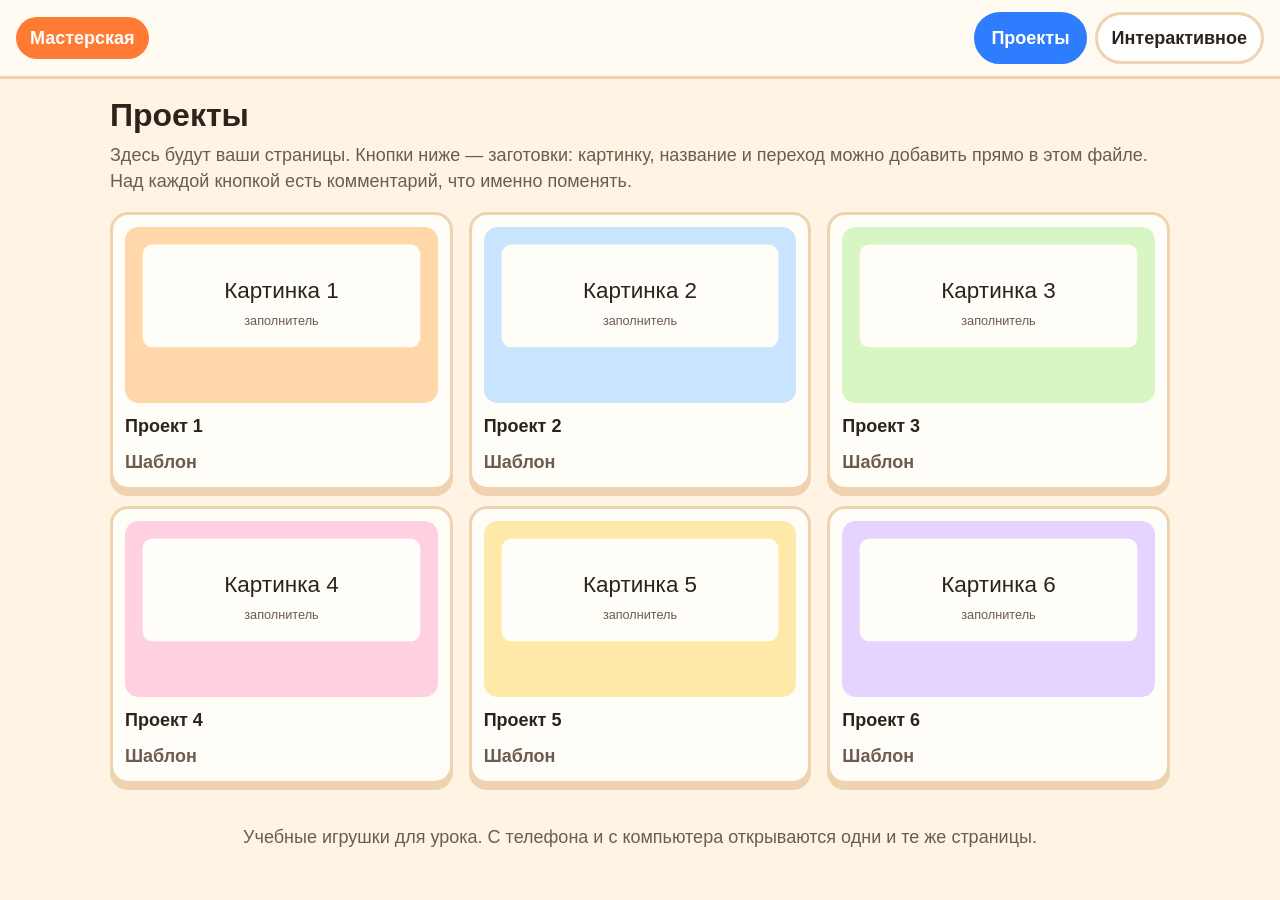
<file: index.html>
<!DOCTYPE html>
<html lang="ru">
<head>
<meta charset="UTF-8">
<meta name="viewport" content="width=device-width, initial-scale=1">
<title>Проекты</title>
<link rel="stylesheet" href="assets/css/site.css">
</head>
<body>
<header class="site-header">
<a class="brand" href="index.html">Мастерская</a>
<nav class="main-nav" aria-label="Главные страницы">
<a class="nav-link is-active" href="index.html">Проекты</a>
<a class="nav-link" href="interactive.html">Интерактивное</a>
</nav>
</header>
<main class="page">
<h1>Проекты</h1>
<p class="lead">Здесь будут ваши страницы. Кнопки ниже — заготовки: картинку, название и переход можно добавить прямо в этом файле. Над каждой кнопкой есть комментарий, что именно поменять.</p>
<div class="project-grid">

        <!--
          ШАБЛОН КНОПКИ ПРОЕКТА
          1. Картинку замени своим файлом: сейчас стоит assets/img/placeholders/project-1.svg
          2. Название «Проект 1» поменяй на имя своей страницы.
          3. Чтобы кнопка открывала страницу, удали этот button и впиши ссылку:
             <a class="project-card" href="my-page.html">
               <img src="assets/img/placeholders/project-1.svg" alt="">
               <span>Мой проект</span>
             </a>
          Пока переход выключен специально.
        -->
        <button type="button" class="project-card">
            <img src="assets/img/placeholders/project-1.svg" alt="Заполнитель для проекта 1">
            <span>Проект 1</span>
            <span class="project-note">Шаблон</span>
        </button>

        <!--
          ШАБЛОН КНОПКИ ПРОЕКТА
          1. Картинку замени своим файлом: сейчас стоит assets/img/placeholders/project-2.svg
          2. Название «Проект 2» поменяй на имя своей страницы.
          3. Чтобы кнопка открывала страницу, удали этот button и впиши ссылку:
             <a class="project-card" href="my-page.html">
               <img src="assets/img/placeholders/project-2.svg" alt="">
               <span>Мой проект</span>
             </a>
          Пока переход выключен специально.
        -->
        <button type="button" class="project-card">
            <img src="assets/img/placeholders/project-2.svg" alt="Заполнитель для проекта 2">
            <span>Проект 2</span>
            <span class="project-note">Шаблон</span>
        </button>

        <!--
          ШАБЛОН КНОПКИ ПРОЕКТА
          1. Картинку замени своим файлом: сейчас стоит assets/img/placeholders/project-3.svg
          2. Название «Проект 3» поменяй на имя своей страницы.
          3. Чтобы кнопка открывала страницу, удали этот button и впиши ссылку:
             <a class="project-card" href="my-page.html">
               <img src="assets/img/placeholders/project-3.svg" alt="">
               <span>Мой проект</span>
             </a>
          Пока переход выключен специально.
        -->
        <button type="button" class="project-card">
            <img src="assets/img/placeholders/project-3.svg" alt="Заполнитель для проекта 3">
            <span>Проект 3</span>
            <span class="project-note">Шаблон</span>
        </button>

        <!--
          ШАБЛОН КНОПКИ ПРОЕКТА
          1. Картинку замени своим файлом: сейчас стоит assets/img/placeholders/project-4.svg
          2. Название «Проект 4» поменяй на имя своей страницы.
          3. Чтобы кнопка открывала страницу, удали этот button и впиши ссылку:
             <a class="project-card" href="my-page.html">
               <img src="assets/img/placeholders/project-4.svg" alt="">
               <span>Мой проект</span>
             </a>
          Пока переход выключен специально.
        -->
        <button type="button" class="project-card">
            <img src="assets/img/placeholders/project-4.svg" alt="Заполнитель для проекта 4">
            <span>Проект 4</span>
            <span class="project-note">Шаблон</span>
        </button>

        <!--
          ШАБЛОН КНОПКИ ПРОЕКТА
          1. Картинку замени своим файлом: сейчас стоит assets/img/placeholders/project-5.svg
          2. Название «Проект 5» поменяй на имя своей страницы.
          3. Чтобы кнопка открывала страницу, удали этот button и впиши ссылку:
             <a class="project-card" href="my-page.html">
               <img src="assets/img/placeholders/project-5.svg" alt="">
               <span>Мой проект</span>
             </a>
          Пока переход выключен специально.
        -->
        <button type="button" class="project-card">
            <img src="assets/img/placeholders/project-5.svg" alt="Заполнитель для проекта 5">
            <span>Проект 5</span>
            <span class="project-note">Шаблон</span>
        </button>

        <!--
          ШАБЛОН КНОПКИ ПРОЕКТА
          1. Картинку замени своим файлом: сейчас стоит assets/img/placeholders/project-6.svg
          2. Название «Проект 6» поменяй на имя своей страницы.
          3. Чтобы кнопка открывала страницу, удали этот button и впиши ссылку:
             <a class="project-card" href="my-page.html">
               <img src="assets/img/placeholders/project-6.svg" alt="">
               <span>Мой проект</span>
             </a>
          Пока переход выключен специально.
        -->
        <button type="button" class="project-card">
            <img src="assets/img/placeholders/project-6.svg" alt="Заполнитель для проекта 6">
            <span>Проект 6</span>
            <span class="project-note">Шаблон</span>
        </button>

</div>
</main>
<footer class="site-footer">
<p>Учебные игрушки для урока. С телефона и с компьютера открываются одни и те же страницы.</p>
</footer>
</body>
</html>
<!-- BITE MY SHINY METAL ASS, KIRILL! -->
</file>
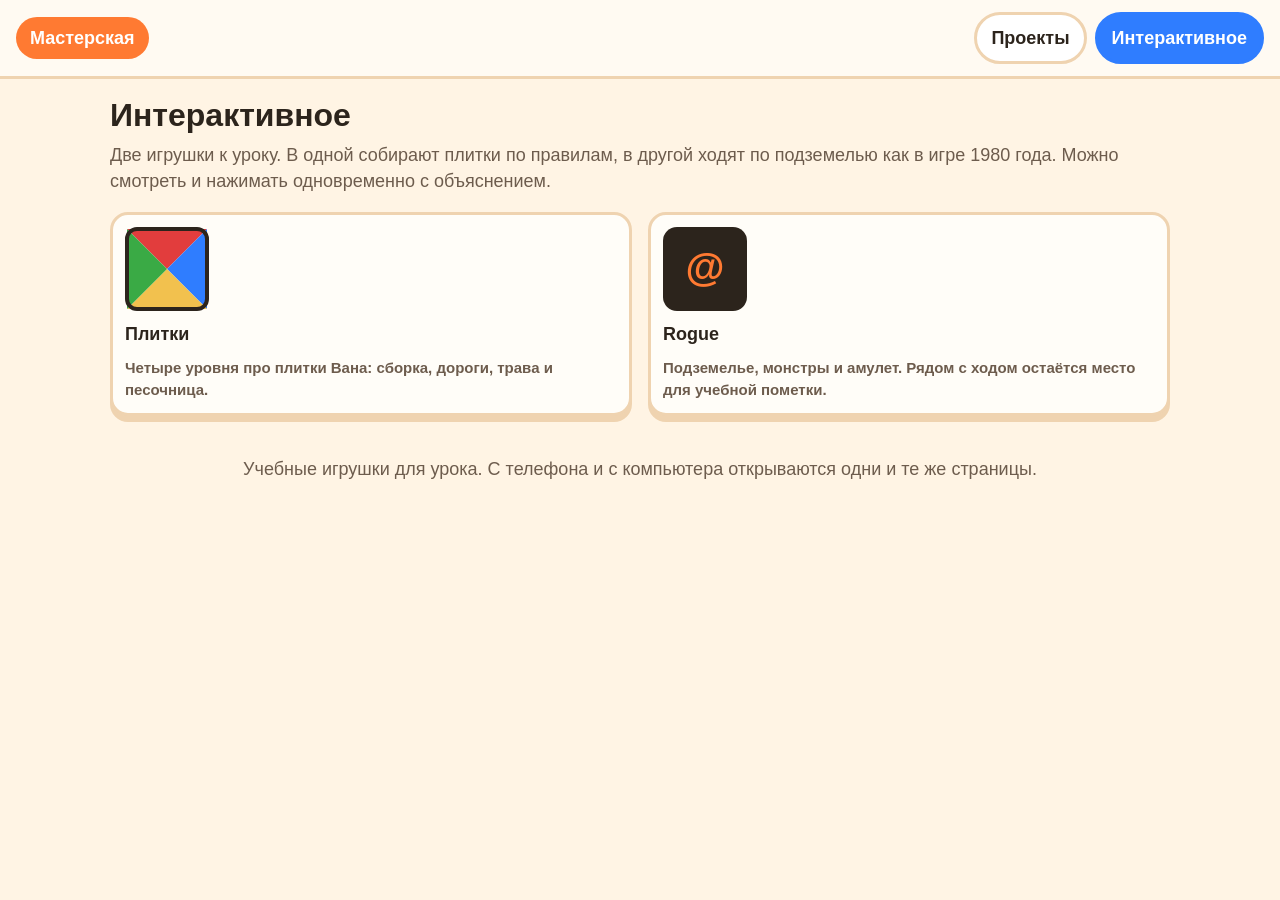
<file: interactive.html>
<!DOCTYPE html>
<html lang="ru">
<head>
<meta charset="UTF-8">
<meta name="viewport" content="width=device-width, initial-scale=1">
<title>Интерактивное</title>
<link rel="stylesheet" href="assets/css/site.css">
</head>
<body>
<header class="site-header">
<a class="brand" href="index.html">Мастерская</a>
<nav class="main-nav" aria-label="Главные страницы">
<a class="nav-link" href="index.html">Проекты</a>
<a class="nav-link is-active" href="interactive.html">Интерактивное</a>
</nav>
</header>
<main class="page">
<h1>Интерактивное</h1>
<p class="lead">Две игрушки к уроку. В одной собирают плитки по правилам, в другой ходят по подземелью как в игре 1980 года. Можно смотреть и нажимать одновременно с объяснением.</p>
<div class="choice-grid">
    <a class="choice-card" href="tiles.html">
        <svg class="choice-icon" viewBox="0 0 84 84" aria-hidden="true">
            <polygon points="2,2 82,2 42,42" fill="#e23d3d"/>
            <polygon points="82,2 82,82 42,42" fill="#2f7dff"/>
            <polygon points="2,82 82,82 42,42" fill="#f2c14e"/>
            <polygon points="2,2 2,82 42,42" fill="#3aaa45"/>
            <rect x="2" y="2" width="80" height="80" fill="none" stroke="#2c241c" stroke-width="4" rx="10"/>
        </svg>
        <span>Плитки</span>
        <small>Четыре уровня про плитки Вана: сборка, дороги, трава и песочница.</small>
    </a>
    <a class="choice-card" href="rogue.html">
        <svg class="choice-icon" viewBox="0 0 84 84" aria-hidden="true">
            <rect width="84" height="84" rx="14" fill="#2c241c"/>
            <text x="42" y="54" text-anchor="middle" font-size="40" font-family="Trebuchet MS, Segoe UI, sans-serif" fill="#ff7a32">@</text>
        </svg>
        <span>Rogue</span>
        <small>Подземелье, монстры и амулет. Рядом с ходом остаётся место для учебной пометки.</small>
    </a>
</div>
</main>
<footer class="site-footer">
<p>Учебные игрушки для урока. С телефона и с компьютера открываются одни и те же страницы.</p>
</footer>
</body>
</html>
</file>
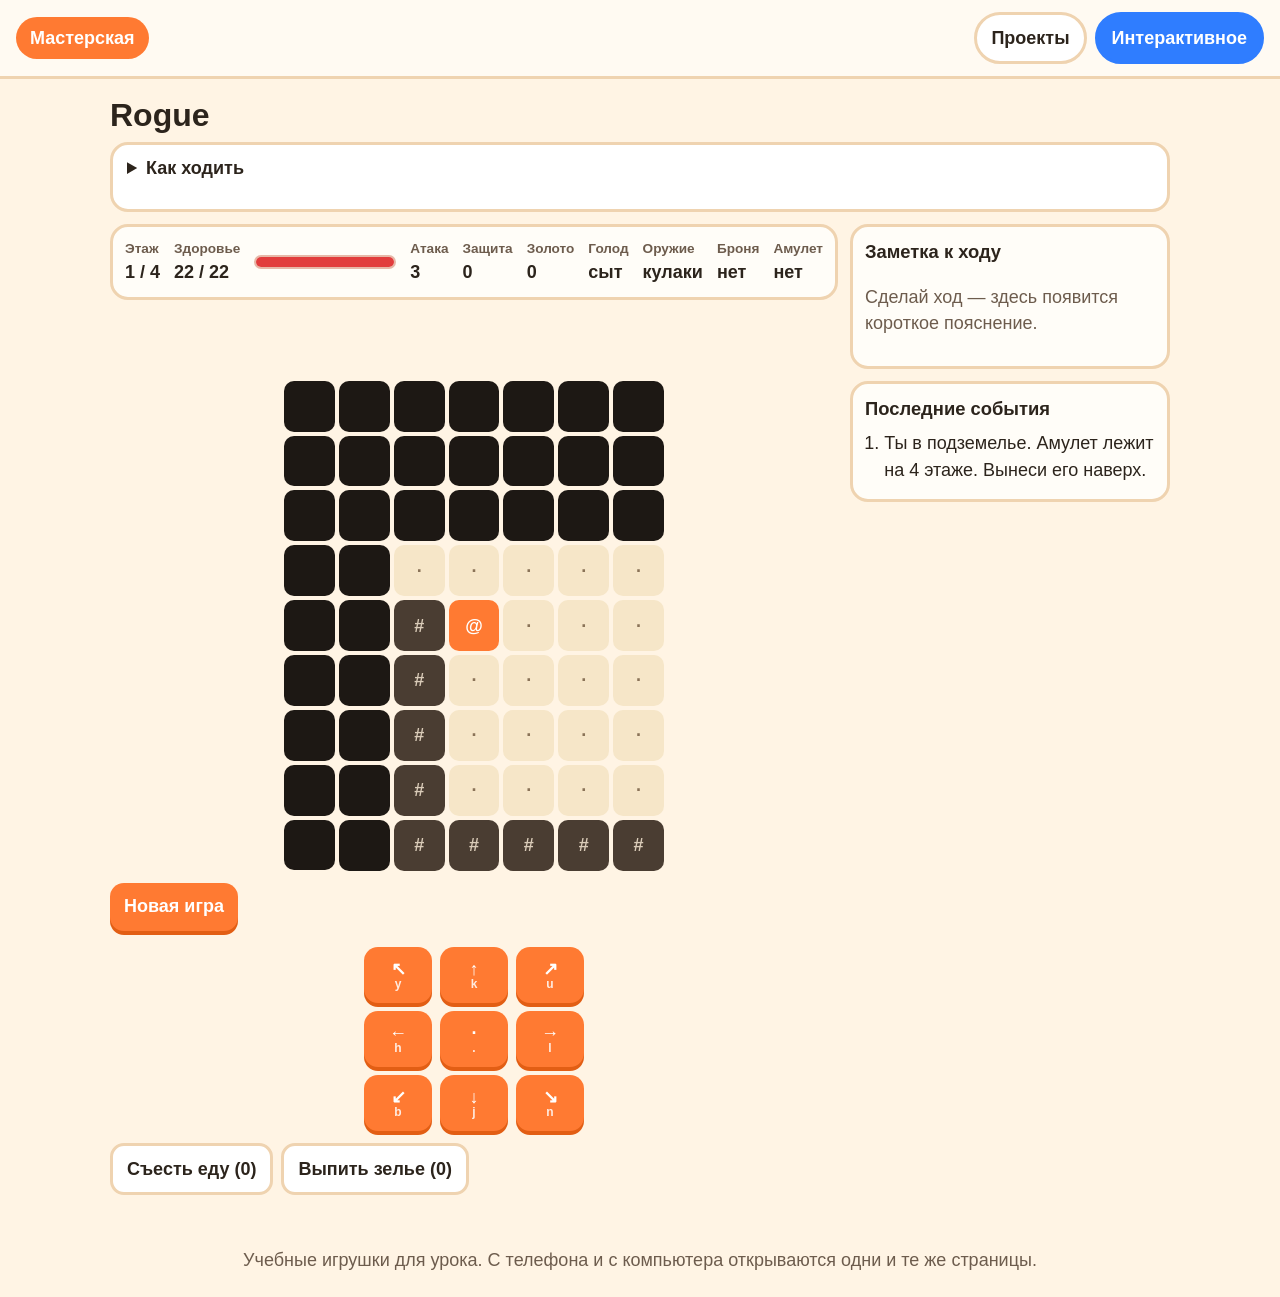
<file: rogue.html>
<!DOCTYPE html>
<html lang="ru">
<head>
<meta charset="UTF-8">
<meta name="viewport" content="width=device-width, initial-scale=1">
<title>Rogue</title>
<link rel="stylesheet" href="assets/css/site.css">
</head>
<body>
<header class="site-header">
<a class="brand" href="index.html">Мастерская</a>
<nav class="main-nav" aria-label="Главные страницы">
<a class="nav-link" href="index.html">Проекты</a>
<a class="nav-link is-active" href="interactive.html">Интерактивное</a>
</nav>
</header>
<main class="page">
<h1>Rogue</h1>
<details class="lesson">
    <summary>Как ходить</summary>
    <p>Это короткая версия игры 1980 года. Ты — @. Каждый ход после тебя ходят монстры. Амулет лежит на 4 этаже: подними его и выйди по лестнице вверх на 1 этаже.</p>
    <p>На телефоне жми стрелки или соседнюю клетку. На компьютере те же ходы дублируются вместе с Alt: h влево, j вниз, k вверх, l вправо, y u b n — наискосок.</p>
    <p>Значки: # стена, · пол, &lt; вверх, &gt; вниз, B мышь, S змея, G гоблин, O орк, T тролль, * золото, ! зелье, % еда, ) оружие, [ броня, ♦ амулет.</p>
</details>
<div id="rogue-stage"></div>
</main>
<footer class="site-footer">
<p>Учебные игрушки для урока. С телефона и с компьютера открываются одни и те же страницы.</p>
</footer>
<script src="assets/js/lesson.js"></script>
<script src="assets/js/rogue.js"></script>
</body>
</html>
</file>
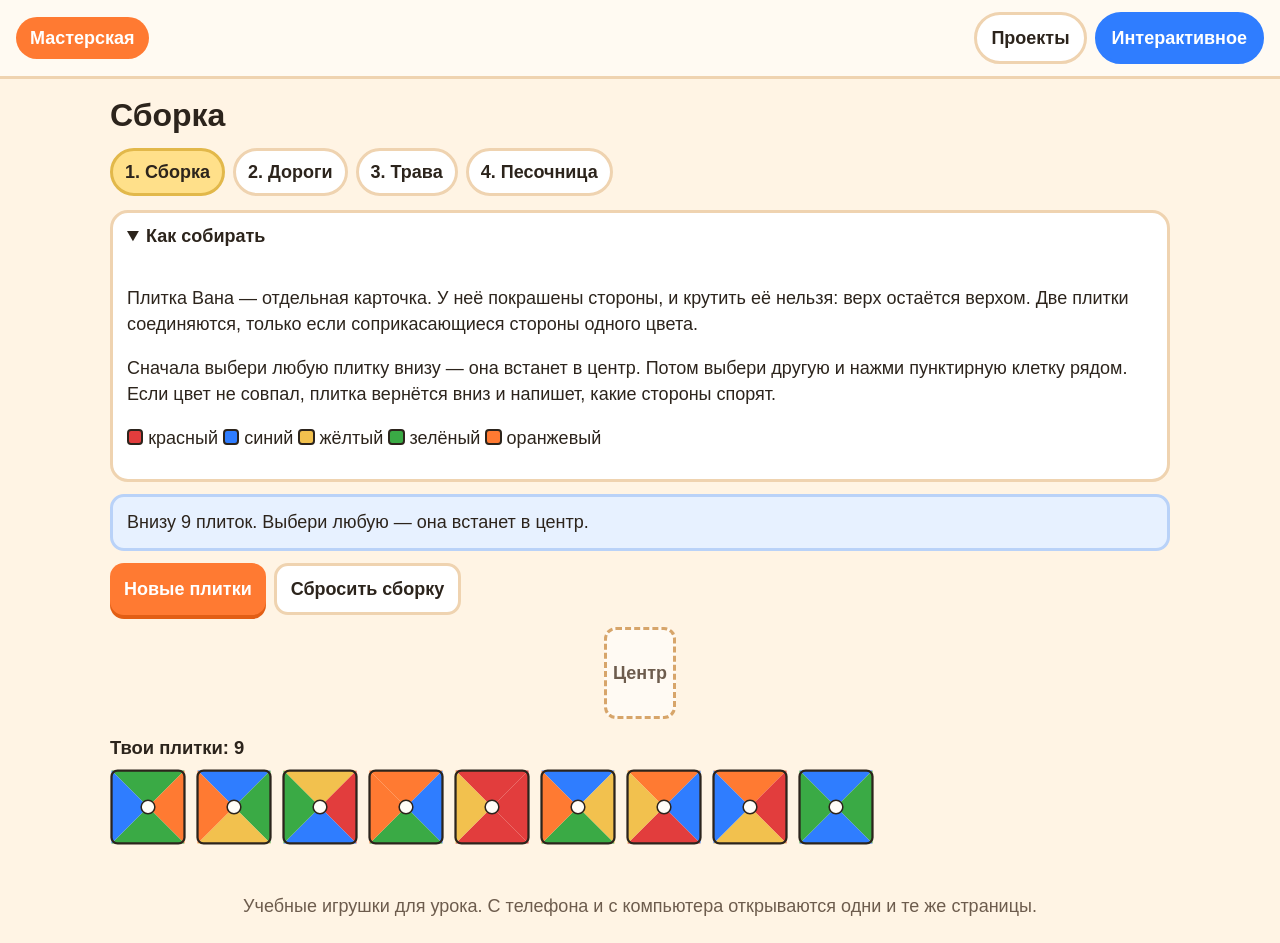
<file: tiles.html>
<!DOCTYPE html>
<html lang="ru">
<head>
<meta charset="UTF-8">
<meta name="viewport" content="width=device-width, initial-scale=1">
<title>Плитки Вана</title>
<link rel="stylesheet" href="assets/css/site.css">
</head>
<body>
<header class="site-header">
<a class="brand" href="index.html">Мастерская</a>
<nav class="main-nav" aria-label="Главные страницы">
<a class="nav-link" href="index.html">Проекты</a>
<a class="nav-link is-active" href="interactive.html">Интерактивное</a>
</nav>
</header>
<main class="page">
<h1 id="tile-title">Плитки</h1>
<nav class="levels" id="level-nav" aria-label="Уровни плиток"></nav>
<div id="tile-stage"></div>
</main>
<footer class="site-footer">
<p>Учебные игрушки для урока. С телефона и с компьютера открываются одни и те же страницы.</p>
</footer>
<script src="assets/js/tiles.js"></script>
</body>
</html>
</file>
<file: assets/css/site.css>
:root {
  --bg: #fff4e4;
  --bg-2: #ffe7c4;
  --ink: #2c241c;
  --muted: #6d5c4d;
  --card: #fffdf8;
  --line: #efd3b0;
  --orange: #ff7a32;
  --orange-d: #e25e14;
  --blue: #2f7dff;
  --green: #1f9d55;
  --shadow: 0 6px 0 #efd3b0;
  --radius: 18px;
}

* { box-sizing: border-box; }

body {
  margin: 0;
  background: var(--bg);
  color: var(--ink);
  font-family: "Trebuchet MS", "Segoe UI", sans-serif;
  font-size: 18px;
  line-height: 1.45;
  overflow-x: hidden;
}

img, svg { max-width: 100%; }

a { color: inherit; }

.site-header {
  position: sticky;
  top: 0;
  z-index: 5;
  display: flex;
  flex-wrap: wrap;
  gap: 10px 16px;
  align-items: center;
  justify-content: space-between;
  padding: 12px 16px;
  background: #fffaf2;
  border-bottom: 3px solid var(--line);
}

.brand {
  font-weight: 800;
  text-decoration: none;
  background: var(--orange);
  color: #fff;
  border-radius: 999px;
  padding: 8px 14px;
}

.main-nav {
  display: flex;
  gap: 8px;
}

.nav-link {
  text-decoration: none;
  font-weight: 700;
  padding: 10px 14px;
  border-radius: 999px;
  background: #fff;
  border: 3px solid var(--line);
  min-height: 44px;
}

.nav-link.is-active {
  background: var(--blue);
  border-color: var(--blue);
  color: #fff;
}

.page {
  width: min(1100px, 100%);
  margin: 0 auto;
  padding: 18px 12px 32px;
}

.site-footer {
  padding: 8px 16px 24px;
  color: var(--muted);
  text-align: center;
}

.site-footer p { margin: 0; }

h1 {
  margin: 0 0 8px;
  font-size: 2rem;
  line-height: 1.15;
}

.lead { margin-top: 0; color: var(--muted); }

.project-grid,
.choice-grid {
  display: grid;
  gap: 16px;
  grid-template-columns: 1fr;
}

.project-card,
.choice-card {
  display: flex;
  flex-direction: column;
  gap: 10px;
  width: 100%;
  text-align: left;
  text-decoration: none;
  background: var(--card);
  border: 3px solid var(--line);
  border-radius: var(--radius);
  box-shadow: var(--shadow);
  padding: 12px;
  color: var(--ink);
  font: inherit;
  font-weight: 800;
  cursor: pointer;
}

.choice-card { min-height: 180px; }

.project-card img {
  width: 100%;
  height: auto;
  border-radius: 12px;
  display: block;
}

.project-note,
.choice-card small {
  color: var(--muted);
  font-weight: 600;
}

.choice-icon { width: 84px; height: 84px; }

.levels {
  display: flex;
  flex-wrap: wrap;
  gap: 8px;
  margin: 14px 0;
}

.levels a {
  text-decoration: none;
  font-weight: 800;
  background: #fff;
  border: 3px solid var(--line);
  border-radius: 999px;
  padding: 8px 12px;
  min-height: 44px;
}

.levels a.is-on {
  background: #ffe08a;
  border-color: #e2b84a;
}

.lesson {
  background: #fff;
  border-radius: var(--radius);
  border: 3px solid var(--line);
  padding: 10px 14px;
  margin-bottom: 12px;
}

.lesson summary { cursor: pointer; font-weight: 800; min-height: 44px; }
.swatch { display: inline-block; width: 0.9em; height: 0.9em; border-radius: 4px; border: 2px solid #2c241c; vertical-align: -1px; }
.swatch.red { background: #e23d3d; }
.swatch.blue { background: #2f7dff; }
.swatch.yellow { background: #f2c14e; }
.swatch.green { background: #3aaa45; }
.swatch.orange { background: #ff7a32; }

.banner {
  border-radius: 14px;
  padding: 12px 14px;
  margin: 0 0 12px;
  background: #fff;
  border: 3px solid var(--line);
}

.banner.good { background: #e5f8ea; border-color: #8ed4a8; }
.banner.bad { background: #ffe4e0; border-color: #f0a79d; }
.banner.info { background: #e7f1ff; border-color: #b9d2f8; }

.map-scroll, .tray-scroll {
  overflow: auto;
  max-width: 100%;
  -webkit-overflow-scrolling: touch;
}

.tile-grid {
  display: grid;
  grid-template-columns: repeat(var(--cols), minmax(52px, 72px));
  gap: 8px;
  width: max-content;
  margin: 0 auto;
}

.tile-grid.with-checks { gap: 22px; }

.cell { position: relative; }

.tile-btn, .slot, .btn, .pad-btn {
  font: inherit;
  cursor: pointer;
}

.tile-btn {
  display: block;
  width: 100%;
  padding: 0;
  border: 0;
  background: transparent;
  border-radius: 12px;
  min-width: 52px;
  min-height: 52px;
}

.tile-btn.is-selected, .cell.is-selected .tile-btn {
  outline: 4px solid var(--orange);
  outline-offset: 2px;
}

.tile-svg { width: 100%; height: auto; display: block; }

.slot {
  width: 100%;
  min-height: 64px;
  aspect-ratio: 1;
  border: 3px dashed #d7a56a;
  border-radius: 12px;
  background: rgba(255, 255, 255, 0.55);
}

.slot-wait {
  display: grid;
  place-items: center;
  color: var(--muted);
  font-weight: 800;
  min-height: 92px;
}

.check {
  position: absolute;
  z-index: 2;
  width: 18px;
  height: 18px;
  border-radius: 50%;
  background: var(--green);
  color: #fff;
  font-size: 13px;
  line-height: 18px;
  text-align: center;
  font-weight: 800;
}

.check-e { right: -20px; top: 50%; margin-top: -9px; }
.check-s { bottom: -20px; left: 50%; margin-left: -9px; }

.tray { margin-top: 16px; }
.tray h2, .settings h2, .lesson-panel h2, .log h2 { margin: 0 0 8px; font-size: 1.15rem; }

.tray-scroll {
  display: flex;
  gap: 10px;
  padding-bottom: 8px;
}

.tray-scroll form { flex: 0 0 76px; }

.row-actions, .pack-actions {
  display: flex;
  flex-wrap: wrap;
  gap: 8px;
  margin: 12px 0;
}

.btn, .pad-btn {
  min-height: 48px;
  border-radius: 14px;
  border: 0;
  background: var(--orange);
  color: #fff;
  font-weight: 800;
  padding: 10px 14px;
  box-shadow: 0 4px 0 var(--orange-d);
}

.btn:active, .pad-btn:active { transform: translateY(2px); box-shadow: 0 2px 0 var(--orange-d); }
.btn.quiet { background: #fff; color: var(--ink); border: 3px solid var(--line); box-shadow: none; }
.btn.blue { background: var(--blue); box-shadow: 0 4px 0 #1d5ec4; }

.sandbox {
  display: flex;
  flex-direction: column;
  gap: 16px;
}

.settings, .lesson-panel, .log, .stats {
  background: var(--card);
  border: 3px solid var(--line);
  border-radius: var(--radius);
  padding: 12px;
}

.settings label, .pack-actions label {
  display: flex;
  align-items: center;
  gap: 8px;
  margin: 8px 0;
  font-weight: 700;
}

.settings select, .settings input[type="number"] {
  font: inherit;
  padding: 8px;
  border-radius: 10px;
  border: 3px solid var(--line);
  width: 100%;
  background: #fff;
}

.rogue-layout { display: flex; flex-direction: column; gap: 12px; }

.stats { display: flex; flex-wrap: wrap; gap: 8px 14px; align-items: center; }
.stat { font-weight: 800; }
.stat span { display: block; font-weight: 600; color: var(--muted); font-size: 0.85rem; }

.hp {
  flex: 1 1 140px;
  height: 14px;
  background: #f3d3c4;
  border-radius: 99px;
  overflow: hidden;
  border: 2px solid #e7b8a8;
}
.hp i {
  display: block;
  height: 100%;
  background: #e23d3d;
}

.dungeon-wrap { max-width: 100%; }
.dungeon {
  display: grid;
  grid-template-columns: repeat(7, minmax(0, 1fr));
  gap: 4px;
  width: min(100%, 380px);
  margin: 0 auto;
}

.dcell {
  aspect-ratio: 1;
  border-radius: 10px;
  display: flex;
  align-items: center;
  justify-content: center;
  font-weight: 800;
  min-width: 0;
}
.dcell form { width: 100%; height: 100%; margin: 0; }
.dcell button {
  width: 100%;
  height: 100%;
  border: 0;
  background: transparent;
  color: inherit;
  font: inherit;
  font-weight: 800;
  border-radius: 10px;
  cursor: pointer;
  min-height: 36px;
}
.dcell.fog { background: #1d1814; }
.dcell.floor { background: #f6e6c8; color: #8a7358; }
.dcell.floor.dim { background: #e4d3b4; color: #a89880; }
.dcell.wall { background: #4a3d32; color: #d9cbb8; }
.dcell.wall.dim { background: #3a3129; color: #8d8072; }
.dcell.player { background: #ff7a32; color: #fff; }
.dcell.stairs { background: #2f7dff; color: #fff; }
.dcell.stairs.dim { background: #8fb4ef; color: #243044; }
.dcell.item { background: #f2c14e; color: #2c241c; }
.dcell.mon-B { background: #7a4dff; color: #fff; }
.dcell.mon-S { background: #2f9e6b; color: #fff; }
.dcell.mon-G { background: #e07a2f; color: #fff; }
.dcell.mon-O { background: #d64545; color: #fff; }
.dcell.mon-T { background: #7a2f2f; color: #fff; }

.rogue-controls {
  background: var(--bg);
  padding-top: 4px;
}
.pad {
  display: grid;
  grid-template-columns: repeat(3, 68px);
  gap: 8px;
  justify-content: center;
}
.pad form { margin: 0; }
.pad-btn {
  width: 68px;
  height: 56px;
  padding: 4px;
  display: flex;
  flex-direction: column;
  align-items: center;
  justify-content: center;
  line-height: 1;
}
.pad-btn span { font-size: 0.75rem; font-weight: 700; opacity: 0.85; }

.log ol { margin: 0; padding-left: 1.2rem; }
.log li { margin: 4px 0; }
.muted { color: var(--muted); }
.end-banner { font-size: 1.3rem; font-weight: 800; }

:focus-visible {
  outline: 3px solid var(--blue);
  outline-offset: 3px;
}

@media (min-width: 720px) {
  .project-grid { grid-template-columns: 1fr 1fr; }
  .choice-grid { grid-template-columns: 1fr 1fr; }
  .page { padding-left: 20px; padding-right: 20px; }
}

@media (min-width: 1100px) {
  .project-grid { grid-template-columns: 1fr 1fr 1fr; }
  .sandbox {
    display: grid;
    grid-template-columns: minmax(0, 1fr) 280px;
    align-items: start;
  }
  .sandbox .tray { grid-column: 1 / -1; }
  .rogue-layout {
    display: grid;
    grid-template-columns: minmax(0, 1fr) 320px;
    align-items: start;
  }
  .stats, .dungeon-wrap, .rogue-controls, .restart-form { grid-column: 1; }
  .lesson-panel, .log { grid-column: 2; }
}

@media (max-width: 719px) {
  .rogue-controls {
    position: sticky;
    bottom: 0;
    padding-bottom: 8px;
    box-shadow: 0 -8px 16px rgba(44, 36, 28, 0.06);
  }
}

@media (prefers-reduced-motion: reduce) {
  * { transition: none !important; }
}
</file>
